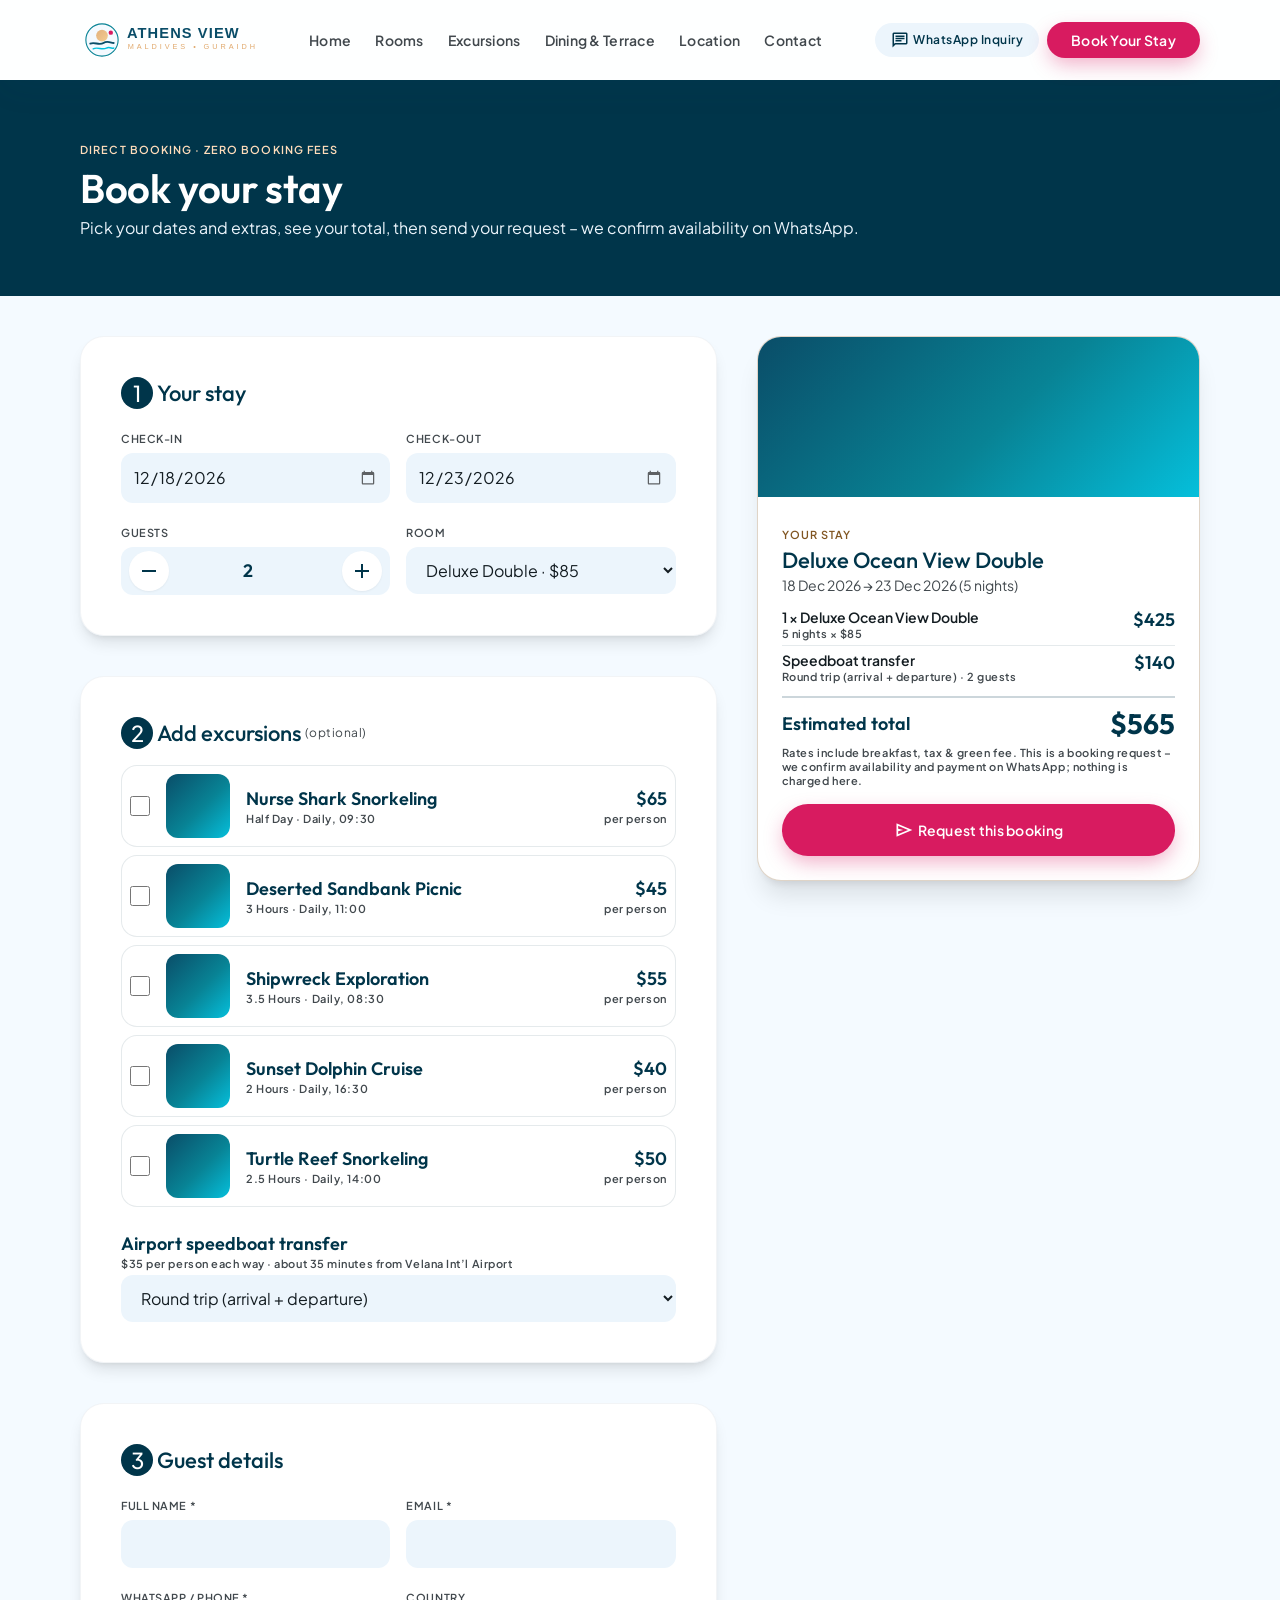
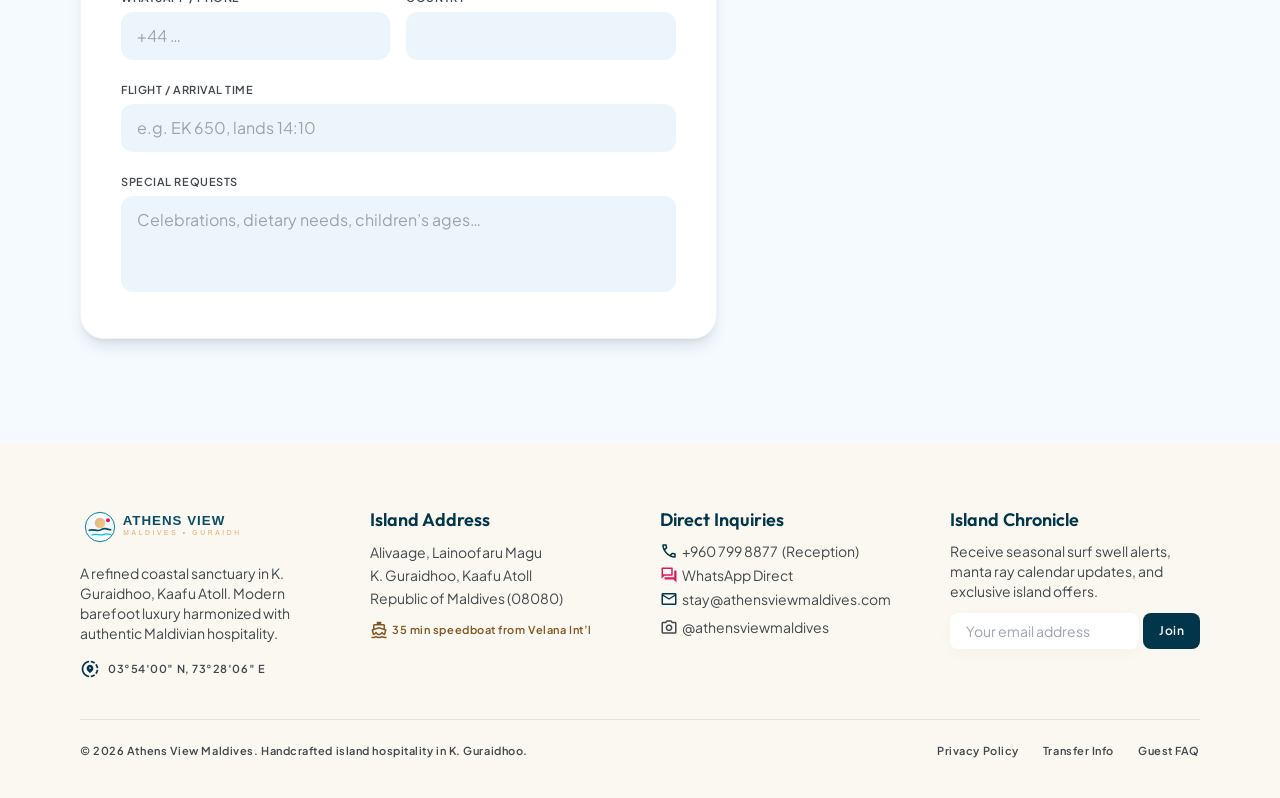
<file: booking.html>
<!DOCTYPE html>
<html lang="en" class="scroll-smooth">
<head>
<meta charset="utf-8"/>
<meta name="viewport" content="width=device-width, initial-scale=1"/>
<title>Book Your Stay | Athens View Maldives</title>
<meta name="description" content="Build your Athens View stay – choose dates, room, excursions and airport transfers, see a live total and send your booking request in one tap."/>
<meta name="theme-color" content="#0A4D68"/>
<meta property="og:type" content="website"/><meta property="og:title" content="Book Your Stay | Athens View Maldives"/><meta property="og:description" content="Build your Athens View stay – choose dates, room, excursions and airport transfers, see a live total and send your booking request in one tap."/>
<meta property="og:image" content="https://lh3.googleusercontent.com/aida-public/[base64]"/>
<link rel="icon" type="image/svg+xml" href="assets/img/logo.svg"/>
<link rel="preconnect" href="https://fonts.googleapis.com"/><link rel="preconnect" href="https://fonts.gstatic.com" crossorigin/>
<link href="https://fonts.googleapis.com/css2?family=Outfit:wght@400;500;600;700&family=Plus+Jakarta+Sans:wght@400;500;600;700&display=swap" rel="stylesheet"/>
<link href="https://fonts.googleapis.com/css2?family=Material+Symbols+Outlined:opsz,wght,FILL,GRAD@24,400,0..1,0&display=block" rel="stylesheet"/>
<link href="assets/css/tailwind.css" rel="stylesheet"/>
<link href="assets/css/site.css" rel="stylesheet"/>
</head>
<body class="bg-surface font-body-md text-body-md text-on-surface antialiased" data-page="booking">
<a href="#main" class="sr-only focus:not-sr-only focus:fixed focus:top-2 focus:left-2 focus:z-[100] focus:bg-primary focus:text-on-primary focus:px-4 focus:py-2 focus:rounded-full">Skip to content</a>
<header class="fixed top-0 inset-x-0 z-50 bg-surface-pure/90 backdrop-blur-xl shadow-[0_12px_32px_-4px_rgba(10,77,104,0.08)] transition-shadow">
<div class="h-16 lg:h-20 max-w-7xl mx-auto px-margin-mobile md:px-margin-tablet lg:px-margin flex items-center justify-between gap-gutter">
<a href="index.html" class="flex items-center shrink-0" aria-label="Athens View Maldives – home"><img src="assets/img/logo.svg" alt="Athens View Maldives" class="h-9 lg:h-11 w-auto" width="144" height="36"/></a>
<nav class="hidden lg:flex items-center gap-space-lg" aria-label="Main"><a data-nav="home" href="index.html" class="font-label-lg text-label-lg text-on-surface-variant hover:text-primary transition-colors py-space-xs">Home</a><a data-nav="rooms" href="rooms.html" class="font-label-lg text-label-lg text-on-surface-variant hover:text-primary transition-colors py-space-xs">Rooms</a><a data-nav="excursions" href="excursions.html" class="font-label-lg text-label-lg text-on-surface-variant hover:text-primary transition-colors py-space-xs">Excursions</a><a data-nav="dining" href="dining.html" class="font-label-lg text-label-lg text-on-surface-variant hover:text-primary transition-colors py-space-xs">Dining &amp; Terrace</a><a data-nav="location" href="location.html" class="font-label-lg text-label-lg text-on-surface-variant hover:text-primary transition-colors py-space-xs">Location</a><a data-nav="contact" href="contact.html" class="font-label-lg text-label-lg text-on-surface-variant hover:text-primary transition-colors py-space-xs">Contact</a></nav>
<div class="flex items-center gap-space-sm shrink-0">
<a href="https://wa.me/9607998877" data-wa-link target="_blank" rel="noopener" class="hidden xl:flex items-center gap-space-xs px-space-md py-space-sm rounded-full bg-surface-container-low text-primary hover:bg-primary hover:text-on-primary font-label-md text-label-md transition-all"><span class="material-symbols-outlined text-[18px]">chat</span><span>WhatsApp Inquiry</span></a>
<a href="booking.html" class="hidden sm:flex items-center justify-center px-space-lg py-space-sm rounded-full bg-bougainvillea-primary hover:bg-bougainvillea-vivid text-on-primary font-label-lg text-label-lg shadow-[0_8px_20px_-2px_rgba(216,27,96,0.35)] hover:-translate-y-0.5 transition-all">Book Your Stay</a>
<a href="tel:+9607998877" data-tel-link aria-label="Call reception" class="lg:hidden w-10 h-10 rounded-full bg-surface-container-low text-primary flex items-center justify-center"><span class="material-symbols-outlined text-[20px]">call</span></a>
<button id="menu-toggle" type="button" aria-label="Menu" aria-expanded="false" aria-controls="mobile-menu" class="lg:hidden w-10 h-10 rounded-full bg-surface-container-low text-primary flex items-center justify-center"><span class="material-symbols-outlined text-[22px]">menu</span></button>
</div></div>
<div id="mobile-menu" class="hidden lg:hidden border-t border-primary/10 bg-surface-pure"><div class="px-margin-mobile py-space-md space-y-1"><a data-nav="home" href="index.html" class="block px-space-md py-3 rounded-xl font-title-md text-title-md text-primary hover:bg-surface-container-low">Home</a><a data-nav="rooms" href="rooms.html" class="block px-space-md py-3 rounded-xl font-title-md text-title-md text-primary hover:bg-surface-container-low">Rooms</a><a data-nav="excursions" href="excursions.html" class="block px-space-md py-3 rounded-xl font-title-md text-title-md text-primary hover:bg-surface-container-low">Excursions</a><a data-nav="dining" href="dining.html" class="block px-space-md py-3 rounded-xl font-title-md text-title-md text-primary hover:bg-surface-container-low">Dining &amp; Terrace</a><a data-nav="location" href="location.html" class="block px-space-md py-3 rounded-xl font-title-md text-title-md text-primary hover:bg-surface-container-low">Location</a><a data-nav="contact" href="contact.html" class="block px-space-md py-3 rounded-xl font-title-md text-title-md text-primary hover:bg-surface-container-low">Contact</a>
<a href="booking.html" class="mt-space-sm flex justify-center px-space-lg py-3 rounded-full bg-bougainvillea-primary text-on-primary font-label-lg text-label-lg">Book Your Stay</a></div></div>
</header>
<main id="main" class="w-full pt-16 lg:pt-20"><section class="relative overflow-hidden bg-primary"><div class="max-w-7xl mx-auto px-margin-mobile md:px-margin-tablet lg:px-margin py-10 lg:py-14"><span class="font-label-sm text-label-sm text-secondary-fixed uppercase tracking-widest">Direct booking · zero booking fees</span><h1 class="mt-space-xs font-display-mobile md:font-headline-lg text-display-mobile md:text-headline-lg text-surface-pure">Book your stay</h1><p class="mt-1 font-body-md text-body-md text-surface-container-low">Pick your dates and extras, see your total, then send your request – we confirm availability on WhatsApp.</p></div></section>

<div id="booking-wrap" class="max-w-7xl mx-auto px-margin-mobile md:px-margin-tablet lg:px-margin py-space-xl w-full">
<form id="booking-form" class="grid grid-cols-1 lg:grid-cols-12 gap-space-xl items-start" novalidate>
  <div class="min-w-0 lg:col-span-7 flex flex-col gap-space-xl">
    <!-- 1 STAY -->
    <fieldset class="min-w-0 p-space-lg md:p-space-xl rounded-3xl bg-surface-pure shadow-lg border border-primary/5">
      <legend class="sr-only">Your stay</legend>
      <h2 class="font-headline-sm text-headline-sm text-primary flex items-center gap-space-xs"><span class="w-8 h-8 rounded-full bg-primary text-on-primary font-label-lg flex items-center justify-center">1</span>Your stay</h2>
      <div class="mt-space-md grid grid-cols-2 gap-space-md">
        <div><label for="b-in" class="font-label-sm text-label-sm uppercase tracking-wider text-on-surface-variant">Check-in</label><input id="b-in" name="checkin" type="date" required class="mt-1 w-full min-w-0 px-3 py-3 rounded-xl bg-surface-container-low outline-none focus:bg-surface-pure focus:ring-2 focus:ring-primary/30 font-body-sm"/></div>
        <div><label for="b-out" class="font-label-sm text-label-sm uppercase tracking-wider text-on-surface-variant">Check-out</label><input id="b-out" name="checkout" type="date" required class="mt-1 w-full min-w-0 px-3 py-3 rounded-xl bg-surface-container-low outline-none focus:bg-surface-pure focus:ring-2 focus:ring-primary/30 font-body-sm"/></div>
        <div><span class="font-label-sm text-label-sm uppercase tracking-wider text-on-surface-variant">Guests</span>
          <div class="mt-1 flex items-center justify-between rounded-xl bg-surface-container-low px-2 py-1"><button type="button" data-step="-1" aria-label="Fewer guests" class="w-10 h-10 rounded-full bg-surface-pure text-primary shadow-sm flex items-center justify-center"><span class="material-symbols-outlined">remove</span></button><input name="guests" type="number" min="1" max="8" value="2" aria-label="Number of guests" class="w-14 text-center bg-transparent outline-none font-title-md text-title-md text-primary"/><button type="button" data-step="1" aria-label="More guests" class="w-10 h-10 rounded-full bg-surface-pure text-primary shadow-sm flex items-center justify-center"><span class="material-symbols-outlined">add</span></button></div></div>
        <div><label for="b-room" class="font-label-sm text-label-sm uppercase tracking-wider text-on-surface-variant">Room</label><select id="b-room" name="room" class="mt-1 w-full px-space-md py-3 rounded-xl bg-surface-container-low outline-none focus:bg-surface-pure focus:ring-2 focus:ring-primary/30 font-body-sm"></select></div>
      </div>
      <p id="guest-warn" class="hidden mt-space-sm px-space-md py-space-xs rounded-xl bg-bougainvillea-primary/10 text-bougainvillea-primary font-label-md text-label-md" role="status"></p>
    </fieldset>
    <!-- 2 EXTRAS -->
    <fieldset class="min-w-0 p-space-lg md:p-space-xl rounded-3xl bg-surface-pure shadow-lg border border-primary/5">
      <legend class="sr-only">Excursions and transfers</legend>
      <h2 class="font-headline-sm text-headline-sm text-primary flex items-center gap-space-xs"><span class="w-8 h-8 rounded-full bg-primary text-on-primary font-label-lg flex items-center justify-center">2</span>Add excursions <span class="font-label-md text-label-md text-on-surface-variant font-normal">(optional)</span></h2>
      <div id="exc-list" class="mt-space-md grid grid-cols-1 gap-space-sm"></div>
      <div class="mt-space-lg"><label for="b-tr" class="font-title-md text-title-md text-primary">Airport speedboat transfer</label><p class="font-label-sm text-label-sm text-on-surface-variant">$35 per person each way · about 35 minutes from Velana Int’l Airport</p>
        <select id="b-tr" name="transfer" class="mt-1 w-full px-space-md py-3 rounded-xl bg-surface-container-low outline-none focus:bg-surface-pure focus:ring-2 focus:ring-primary/30 font-body-sm"><option value="both">Round trip (arrival + departure)</option><option value="arrival">Arrival only</option><option value="departure">Departure only</option><option value="none">I’ll arrange my own transfer</option></select></div>
    </fieldset>
    <!-- 3 DETAILS -->
    <fieldset class="min-w-0 p-space-lg md:p-space-xl rounded-3xl bg-surface-pure shadow-lg border border-primary/5">
      <legend class="sr-only">Guest details</legend>
      <h2 class="font-headline-sm text-headline-sm text-primary flex items-center gap-space-xs"><span class="w-8 h-8 rounded-full bg-primary text-on-primary font-label-lg flex items-center justify-center">3</span>Guest details</h2>
      <div class="mt-space-md grid md:grid-cols-2 gap-space-md">
        <div><label for="b-name" class="font-label-sm text-label-sm uppercase tracking-wider text-on-surface-variant">Full name *</label><input id="b-name" name="name" autocomplete="name" required class="mt-1 w-full px-space-md py-3 rounded-xl bg-surface-container-low outline-none focus:bg-surface-pure focus:ring-2 focus:ring-primary/30 font-body-sm"/></div>
        <div><label for="b-email" class="font-label-sm text-label-sm uppercase tracking-wider text-on-surface-variant">Email *</label><input id="b-email" name="email" type="email" autocomplete="email" required class="mt-1 w-full px-space-md py-3 rounded-xl bg-surface-container-low outline-none focus:bg-surface-pure focus:ring-2 focus:ring-primary/30 font-body-sm"/></div>
        <div><label for="b-phone" class="font-label-sm text-label-sm uppercase tracking-wider text-on-surface-variant">WhatsApp / phone *</label><input id="b-phone" name="phone" type="tel" autocomplete="tel" placeholder="+44 …" required class="mt-1 w-full px-space-md py-3 rounded-xl bg-surface-container-low outline-none focus:bg-surface-pure focus:ring-2 focus:ring-primary/30 font-body-sm"/></div>
        <div><label for="b-country" class="font-label-sm text-label-sm uppercase tracking-wider text-on-surface-variant">Country</label><input id="b-country" name="country" autocomplete="country-name" class="mt-1 w-full px-space-md py-3 rounded-xl bg-surface-container-low outline-none focus:bg-surface-pure focus:ring-2 focus:ring-primary/30 font-body-sm"/></div>
        <div class="md:col-span-2"><label for="b-arr" class="font-label-sm text-label-sm uppercase tracking-wider text-on-surface-variant">Flight / arrival time</label><input id="b-arr" name="arrival" placeholder="e.g. EK 650, lands 14:10" class="mt-1 w-full px-space-md py-3 rounded-xl bg-surface-container-low outline-none focus:bg-surface-pure focus:ring-2 focus:ring-primary/30 font-body-sm"/></div>
        <div class="md:col-span-2"><label for="b-notes" class="font-label-sm text-label-sm uppercase tracking-wider text-on-surface-variant">Special requests</label><textarea id="b-notes" name="notes" rows="3" placeholder="Celebrations, dietary needs, children’s ages…" class="mt-1 w-full px-space-md py-3 rounded-xl bg-surface-container-low outline-none focus:bg-surface-pure focus:ring-2 focus:ring-primary/30 font-body-sm resize-none"></textarea></div>
      </div>
    </fieldset>
  </div>

  <!-- SUMMARY -->
  <aside class="min-w-0 lg:col-span-5 lg:sticky lg:top-28" aria-label="Booking summary">
    <div class="rounded-3xl bg-surface-pure shadow-xl border border-secondary/25 overflow-hidden">
      <img id="sum-img" alt="" class="w-full h-40 object-cover bg-primary/10" src="assets/img/logo.svg"/>
      <div class="p-space-lg">
        <span class="font-label-sm text-label-sm text-secondary uppercase tracking-widest">Your stay</span>
        <h2 id="sum-room" class="font-headline-sm text-headline-sm text-primary">Room</h2>
        <p id="sum-dates" class="font-body-sm text-body-sm text-on-surface-variant"></p>
        <ul id="sum-lines" class="mt-space-sm divide-y divide-primary/10"></ul>
        <div class="mt-space-sm pt-space-sm border-t-2 border-primary/20 flex items-center justify-between"><span class="font-title-md text-title-md text-primary">Estimated total</span><span id="sum-total" class="font-headline-md text-headline-md text-primary font-bold">$0</span></div>
        <p class="mt-1 font-label-sm text-label-sm text-on-surface-variant">Rates include breakfast, tax &amp; green fee. This is a booking request – we confirm availability and payment on WhatsApp; nothing is charged here.</p>
        <button type="submit" class="mt-space-md w-full py-4 rounded-full bg-bougainvillea-primary hover:bg-bougainvillea-vivid text-on-primary font-label-lg text-label-lg shadow-[0_8px_20px_-2px_rgba(216,27,96,0.35)] hover:-translate-y-0.5 transition-all inline-flex items-center justify-center gap-1"><span class="material-symbols-outlined text-[20px]">send</span>Request this booking</button>
      </div>
    </div>
  </aside>
</form>
</div>

<!-- CONFIRMATION -->
<div id="confirmation" class="hidden max-w-3xl mx-auto px-margin-mobile py-space-xl w-full" aria-live="polite">
  <div class="rounded-3xl bg-surface-pure shadow-xl border border-secondary/25 p-space-lg md:p-space-xl text-center">
    <div class="mx-auto w-16 h-16 rounded-full bg-lagoon-cyan/15 text-lagoon-cyan flex items-center justify-center"><span class="material-symbols-outlined icon-fill text-[40px]">check_circle</span></div>
    <h2 class="mt-space-sm font-headline-md text-headline-md text-primary">Your request is ready!</h2>
    <p class="font-body-md text-body-md text-on-surface-variant">Reference <b id="conf-ref" class="text-primary"></b>. <b>One last step:</b> send it to our reception so we can confirm your dates.</p>
    <div class="mt-space-md flex flex-wrap justify-center gap-space-sm no-print">
      <a id="conf-wa" target="_blank" rel="noopener" href="#" class="px-space-lg py-3 rounded-full bg-bougainvillea-primary hover:bg-bougainvillea-vivid text-on-primary font-label-lg text-label-lg shadow-md inline-flex items-center gap-1"><span class="material-symbols-outlined text-[18px]">chat</span>Send via WhatsApp</a>
      <a id="conf-mail" href="#" class="px-space-lg py-3 rounded-full border-[1.5px] border-primary text-primary font-label-lg text-label-lg inline-flex items-center gap-1"><span class="material-symbols-outlined text-[18px]">mail</span>Send by email</a>
      <button id="conf-copy" type="button" class="px-space-lg py-3 rounded-full bg-surface-container-low text-primary font-label-lg text-label-lg inline-flex items-center gap-1"><span class="material-symbols-outlined text-[18px]">content_copy</span>Copy</button>
      <button type="button" onclick="window.print()" class="px-space-lg py-3 rounded-full bg-surface-container-low text-primary font-label-lg text-label-lg inline-flex items-center gap-1"><span class="material-symbols-outlined text-[18px]">print</span>Print</button>
    </div>
    <pre id="conf-text" class="mt-space-md text-left whitespace-pre-wrap break-words p-space-md rounded-2xl bg-sand-whisper font-body-sm text-body-sm text-on-surface"></pre>
    <button id="conf-new" type="button" class="mt-space-md text-primary font-label-lg text-label-lg hover:text-bougainvillea-primary no-print">← Edit my booking</button>
  </div>
</div>

<!-- mobile sticky total -->
<div class="lg:hidden fixed bottom-16 inset-x-0 z-30 px-margin-mobile pb-2 pointer-events-none no-print"><div class="pointer-events-auto flex items-center justify-between rounded-full bg-primary text-on-primary pl-space-lg pr-2 py-2 shadow-xl"><span class="font-label-md text-label-md">Total <b id="sum-total-mobile" class="font-title-md text-title-md ml-1">$0</b></span><button type="submit" form="booking-form" class="px-space-lg py-2.5 rounded-full bg-bougainvillea-primary font-label-lg text-label-lg">Request booking</button></div></div>
</main><footer class="w-full bg-sand-whisper text-on-surface mt-space-2xl pt-space-2xl pb-space-xl"><div class="max-w-7xl mx-auto px-margin-mobile md:px-margin-tablet lg:px-margin">
<div class="grid grid-cols-1 md:grid-cols-2 lg:grid-cols-4 gap-space-xl pb-space-xl">
<div class="flex flex-col gap-space-md"><img src="assets/img/logo.svg" alt="Athens View Maldives" class="h-10 w-auto self-start"/>
<p class="font-body-sm text-body-sm text-on-surface-variant">A refined coastal sanctuary in K. Guraidhoo, Kaafu Atoll. Modern barefoot luxury harmonized with authentic Maldivian hospitality.</p>
<div class="flex items-center gap-space-sm"><span class="material-symbols-outlined text-primary text-[20px]">share_location</span><span class="font-label-sm text-label-sm text-on-surface-variant">03°54′00″ N, 73°28′06″ E</span></div></div>
<div class="flex flex-col gap-space-sm"><span class="font-title-md text-title-md text-primary">Island Address</span>
<p class="font-body-sm text-body-sm text-on-surface-variant leading-relaxed">Alivaage, Lainoofaru Magu<br/>K. Guraidhoo, Kaafu Atoll<br/>Republic of Maldives (08080)</p>
<div class="flex items-center gap-space-xs pt-space-xs text-secondary"><span class="material-symbols-outlined text-[18px]">directions_boat</span><span class="font-label-sm text-label-sm">35 min speedboat from Velana Int’l</span></div></div>
<div class="flex flex-col gap-space-sm"><span class="font-title-md text-title-md text-primary">Direct Inquiries</span>
<div class="flex flex-col gap-space-xs">
<a data-tel-link href="tel:+9607998877" class="flex items-center gap-space-xs font-body-sm text-body-sm text-on-surface-variant hover:text-primary"><span class="material-symbols-outlined text-[18px] text-tertiary">call</span><span data-phone>+960 799 8877</span> (Reception)</a>
<a data-wa-link href="https://wa.me/9607998877" target="_blank" rel="noopener" class="flex items-center gap-space-xs font-body-sm text-body-sm text-on-surface-variant hover:text-primary"><span class="material-symbols-outlined text-[18px] text-bougainvillea-primary">forum</span><span>WhatsApp Direct</span></a>
<a data-mail-link href="mailto:stay@athensviewmaldives.com" class="flex items-center gap-space-xs font-body-sm text-body-sm text-on-surface-variant hover:text-primary"><span class="material-symbols-outlined text-[18px] text-primary">mail</span><span data-email>stay@athensviewmaldives.com</span></a>
<a data-ig-link href="https://instagram.com/athensviewmaldives" target="_blank" rel="noopener" class="flex items-center gap-space-xs font-body-sm text-body-sm text-on-surface-variant hover:text-bougainvillea-primary pt-space-xs"><span class="material-symbols-outlined text-[18px]">photo_camera</span><span>@athensviewmaldives</span></a></div></div>
<div class="flex flex-col gap-space-sm"><span class="font-title-md text-title-md text-primary">Island Chronicle</span>
<p class="font-body-sm text-body-sm text-on-surface-variant">Receive seasonal surf swell alerts, manta ray calendar updates, and exclusive island offers.</p>
<form data-newsletter class="flex flex-col sm:flex-row items-stretch gap-space-xs pt-space-xs" novalidate>
<label class="sr-only" for="nl-email">Your email address</label>
<input id="nl-email" type="email" required placeholder="Your email address" class="w-full px-space-md py-space-sm rounded-lg bg-surface-pure text-on-surface font-body-sm text-body-sm outline-none focus:ring-2 focus:ring-primary-container shadow-[0_4px_16px_-2px_rgba(10,77,104,0.04)]"/>
<button class="px-space-md py-space-sm rounded-lg bg-primary hover:bg-primary-container text-on-primary font-label-md text-label-md transition-all shrink-0">Join</button></form></div></div>
<div class="pt-space-lg border-t border-primary/10 flex flex-col sm:flex-row items-center justify-between gap-space-md font-label-sm text-label-sm text-on-surface-variant">
<p>© <span data-year>2026</span> Athens View Maldives. Handcrafted island hospitality in K. Guraidhoo.</p>
<div class="flex items-center gap-space-lg"><a class="hover:text-primary" href="privacy.html">Privacy Policy</a><a class="hover:text-primary" href="location.html#getting-here">Transfer Info</a><a class="hover:text-primary" href="contact.html#faq">Guest FAQ</a></div></div>
</div></footer>
<nav class="bottom-nav lg:hidden fixed bottom-0 inset-x-0 z-40 h-16 bg-surface-pure/95 backdrop-blur-xl shadow-[0_-4px_24px_rgba(10,77,104,0.08)] flex items-center justify-around px-margin-mobile" aria-label="App navigation">
<a data-bnav="home" href="index.html" class="flex flex-col items-center gap-0.5 text-on-surface-variant hover:text-primary px-2"><span class="material-symbols-outlined text-[22px]">home</span><span class="font-label-sm text-label-sm">Home</span></a><a data-bnav="rooms" href="rooms.html" class="flex flex-col items-center gap-0.5 text-on-surface-variant hover:text-primary px-2"><span class="material-symbols-outlined text-[22px]">bed</span><span class="font-label-sm text-label-sm">Rooms</span></a><a data-bnav="excursions" href="excursions.html" class="flex flex-col items-center gap-0.5 text-on-surface-variant hover:text-primary px-2"><span class="material-symbols-outlined text-[22px]">scuba_diving</span><span class="font-label-sm text-label-sm">Excursions</span></a>
<a href="https://wa.me/9607998877" data-wa-link target="_blank" rel="noopener" class="flex flex-col items-center gap-0.5 text-on-surface-variant hover:text-primary px-2"><span class="material-symbols-outlined text-[22px]">chat</span><span class="font-label-sm text-label-sm">WhatsApp</span></a>
<a data-bnav="booking" href="booking.html" class="flex items-center gap-1 whitespace-nowrap px-space-md py-2.5 rounded-full bg-bougainvillea-primary text-on-primary font-label-lg text-label-lg shadow-[0_8px_20px_-2px_rgba(216,27,96,0.35)]"><span class="material-symbols-outlined text-[18px]">calendar_month</span>Book</a>
</nav>

<script src="assets/js/data.js"></script><script src="assets/js/app.js"></script><script src="assets/js/booking.js"></script>
<script src="assets/js/contact-links.js"></script>
</body></html>
</file>
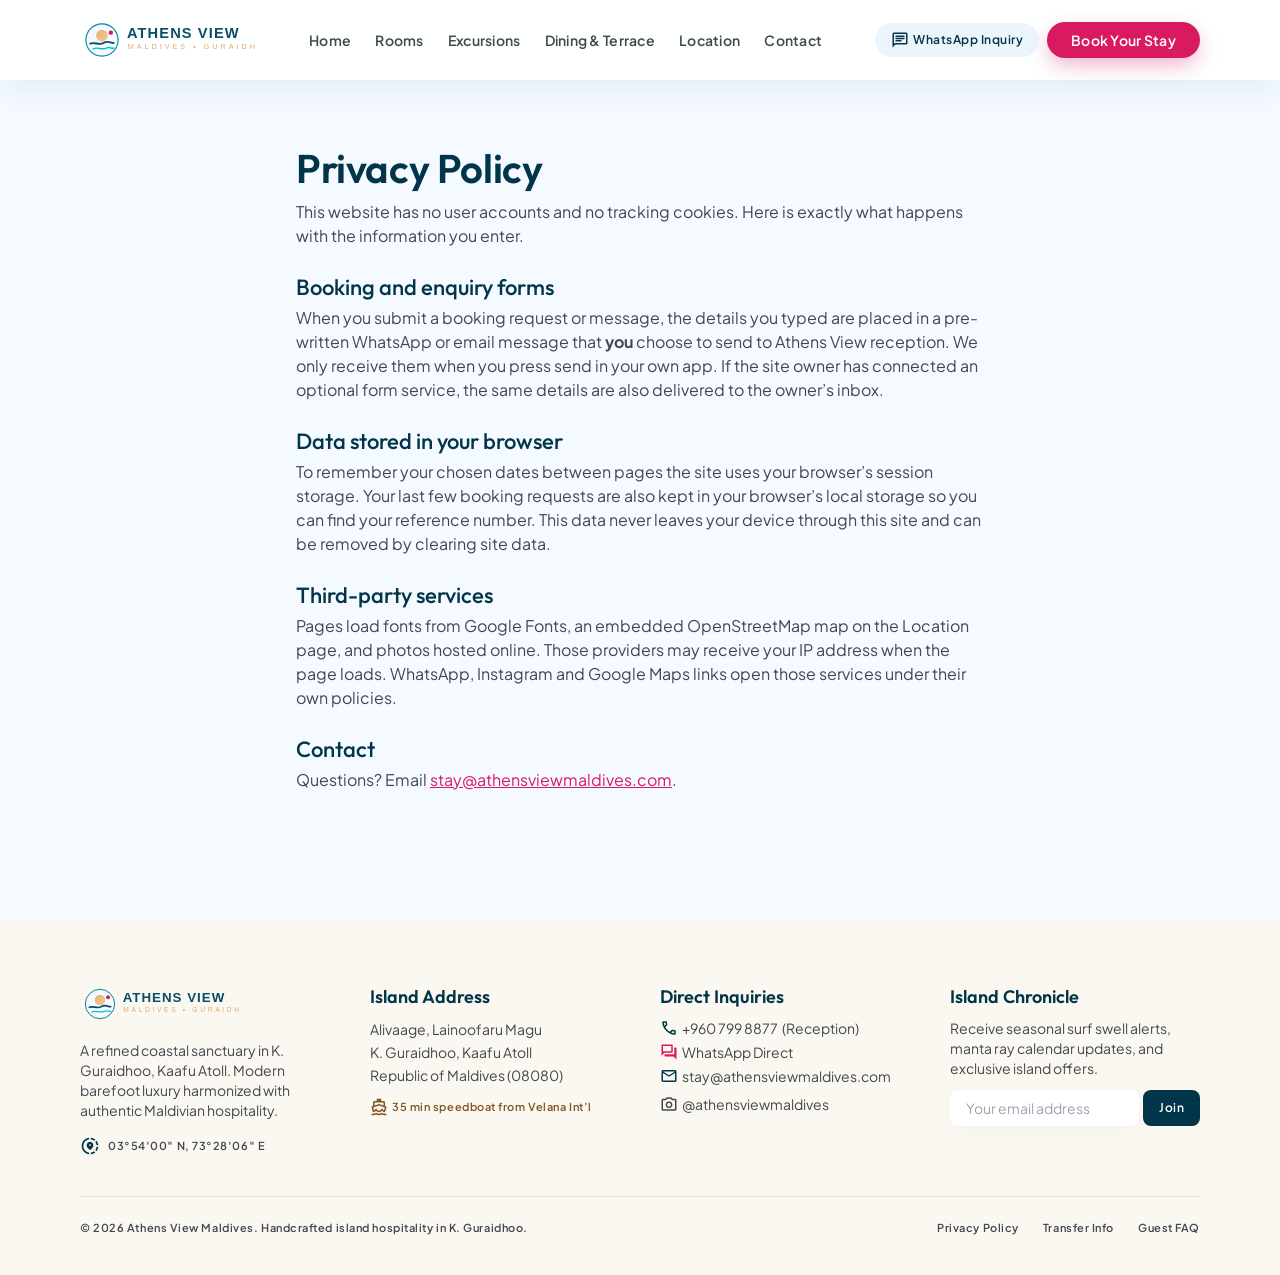
<file: privacy.html>
<!DOCTYPE html>
<html lang="en" class="scroll-smooth">
<head>
<meta charset="utf-8"/>
<meta name="viewport" content="width=device-width, initial-scale=1"/>
<title>Privacy Policy | Athens View Maldives</title>
<meta name="description" content="How Athens View Maldives handles information you share through this website."/>
<meta name="theme-color" content="#0A4D68"/>
<meta property="og:type" content="website"/><meta property="og:title" content="Privacy Policy | Athens View Maldives"/><meta property="og:description" content="How Athens View Maldives handles information you share through this website."/>
<meta property="og:image" content="https://lh3.googleusercontent.com/aida-public/[base64]"/>
<link rel="icon" type="image/svg+xml" href="assets/img/logo.svg"/>
<link rel="preconnect" href="https://fonts.googleapis.com"/><link rel="preconnect" href="https://fonts.gstatic.com" crossorigin/>
<link href="https://fonts.googleapis.com/css2?family=Outfit:wght@400;500;600;700&family=Plus+Jakarta+Sans:wght@400;500;600;700&display=swap" rel="stylesheet"/>
<link href="https://fonts.googleapis.com/css2?family=Material+Symbols+Outlined:opsz,wght,FILL,GRAD@24,400,0..1,0&display=block" rel="stylesheet"/>
<link href="assets/css/tailwind.css" rel="stylesheet"/>
<link href="assets/css/site.css" rel="stylesheet"/>
</head>
<body class="bg-surface font-body-md text-body-md text-on-surface antialiased" data-page="privacy">
<a href="#main" class="sr-only focus:not-sr-only focus:fixed focus:top-2 focus:left-2 focus:z-[100] focus:bg-primary focus:text-on-primary focus:px-4 focus:py-2 focus:rounded-full">Skip to content</a>
<header class="fixed top-0 inset-x-0 z-50 bg-surface-pure/90 backdrop-blur-xl shadow-[0_12px_32px_-4px_rgba(10,77,104,0.08)] transition-shadow">
<div class="h-16 lg:h-20 max-w-7xl mx-auto px-margin-mobile md:px-margin-tablet lg:px-margin flex items-center justify-between gap-gutter">
<a href="index.html" class="flex items-center shrink-0" aria-label="Athens View Maldives – home"><img src="assets/img/logo.svg" alt="Athens View Maldives" class="h-9 lg:h-11 w-auto" width="144" height="36"/></a>
<nav class="hidden lg:flex items-center gap-space-lg" aria-label="Main"><a data-nav="home" href="index.html" class="font-label-lg text-label-lg text-on-surface-variant hover:text-primary transition-colors py-space-xs">Home</a><a data-nav="rooms" href="rooms.html" class="font-label-lg text-label-lg text-on-surface-variant hover:text-primary transition-colors py-space-xs">Rooms</a><a data-nav="excursions" href="excursions.html" class="font-label-lg text-label-lg text-on-surface-variant hover:text-primary transition-colors py-space-xs">Excursions</a><a data-nav="dining" href="dining.html" class="font-label-lg text-label-lg text-on-surface-variant hover:text-primary transition-colors py-space-xs">Dining &amp; Terrace</a><a data-nav="location" href="location.html" class="font-label-lg text-label-lg text-on-surface-variant hover:text-primary transition-colors py-space-xs">Location</a><a data-nav="contact" href="contact.html" class="font-label-lg text-label-lg text-on-surface-variant hover:text-primary transition-colors py-space-xs">Contact</a></nav>
<div class="flex items-center gap-space-sm shrink-0">
<a href="https://wa.me/9607998877" data-wa-link target="_blank" rel="noopener" class="hidden xl:flex items-center gap-space-xs px-space-md py-space-sm rounded-full bg-surface-container-low text-primary hover:bg-primary hover:text-on-primary font-label-md text-label-md transition-all"><span class="material-symbols-outlined text-[18px]">chat</span><span>WhatsApp Inquiry</span></a>
<a href="booking.html" class="hidden sm:flex items-center justify-center px-space-lg py-space-sm rounded-full bg-bougainvillea-primary hover:bg-bougainvillea-vivid text-on-primary font-label-lg text-label-lg shadow-[0_8px_20px_-2px_rgba(216,27,96,0.35)] hover:-translate-y-0.5 transition-all">Book Your Stay</a>
<a href="tel:+9607998877" data-tel-link aria-label="Call reception" class="lg:hidden w-10 h-10 rounded-full bg-surface-container-low text-primary flex items-center justify-center"><span class="material-symbols-outlined text-[20px]">call</span></a>
<button id="menu-toggle" type="button" aria-label="Menu" aria-expanded="false" aria-controls="mobile-menu" class="lg:hidden w-10 h-10 rounded-full bg-surface-container-low text-primary flex items-center justify-center"><span class="material-symbols-outlined text-[22px]">menu</span></button>
</div></div>
<div id="mobile-menu" class="hidden lg:hidden border-t border-primary/10 bg-surface-pure"><div class="px-margin-mobile py-space-md space-y-1"><a data-nav="home" href="index.html" class="block px-space-md py-3 rounded-xl font-title-md text-title-md text-primary hover:bg-surface-container-low">Home</a><a data-nav="rooms" href="rooms.html" class="block px-space-md py-3 rounded-xl font-title-md text-title-md text-primary hover:bg-surface-container-low">Rooms</a><a data-nav="excursions" href="excursions.html" class="block px-space-md py-3 rounded-xl font-title-md text-title-md text-primary hover:bg-surface-container-low">Excursions</a><a data-nav="dining" href="dining.html" class="block px-space-md py-3 rounded-xl font-title-md text-title-md text-primary hover:bg-surface-container-low">Dining &amp; Terrace</a><a data-nav="location" href="location.html" class="block px-space-md py-3 rounded-xl font-title-md text-title-md text-primary hover:bg-surface-container-low">Location</a><a data-nav="contact" href="contact.html" class="block px-space-md py-3 rounded-xl font-title-md text-title-md text-primary hover:bg-surface-container-low">Contact</a>
<a href="booking.html" class="mt-space-sm flex justify-center px-space-lg py-3 rounded-full bg-bougainvillea-primary text-on-primary font-label-lg text-label-lg">Book Your Stay</a></div></div>
</header>
<main id="main" class="w-full pt-16 lg:pt-20"><section class="max-w-3xl mx-auto px-margin-mobile md:px-margin-tablet py-space-2xl w-full">
<h1 class="font-headline-lg-mobile md:font-headline-lg text-headline-lg-mobile md:text-headline-lg text-primary">Privacy Policy</h1>
<p class="mt-space-sm font-body-md text-body-md text-on-surface-variant">This website has no user accounts and no tracking cookies. Here is exactly what happens with the information you enter.</p>
<h2 class="mt-space-lg font-headline-sm text-headline-sm text-primary">Booking and enquiry forms</h2>
<p class="mt-1 font-body-md text-body-md text-on-surface-variant">When you submit a booking request or message, the details you typed are placed in a pre-written WhatsApp or email message that <b>you</b> choose to send to Athens View reception. We only receive them when you press send in your own app. If the site owner has connected an optional form service, the same details are also delivered to the owner’s inbox.</p>
<h2 class="mt-space-lg font-headline-sm text-headline-sm text-primary">Data stored in your browser</h2>
<p class="mt-1 font-body-md text-body-md text-on-surface-variant">To remember your chosen dates between pages the site uses your browser’s session storage. Your last few booking requests are also kept in your browser’s local storage so you can find your reference number. This data never leaves your device through this site and can be removed by clearing site data.</p>
<h2 class="mt-space-lg font-headline-sm text-headline-sm text-primary">Third-party services</h2>
<p class="mt-1 font-body-md text-body-md text-on-surface-variant">Pages load fonts from Google Fonts, an embedded OpenStreetMap map on the Location page, and photos hosted online. Those providers may receive your IP address when the page loads. WhatsApp, Instagram and Google Maps links open those services under their own policies.</p>
<h2 class="mt-space-lg font-headline-sm text-headline-sm text-primary">Contact</h2>
<p class="mt-1 font-body-md text-body-md text-on-surface-variant">Questions? Email <a data-mail-link href="#" class="text-bougainvillea-primary underline" data-email>stay@athensviewmaldives.com</a>.</p>
</section>
</main><footer class="w-full bg-sand-whisper text-on-surface mt-space-2xl pt-space-2xl pb-space-xl"><div class="max-w-7xl mx-auto px-margin-mobile md:px-margin-tablet lg:px-margin">
<div class="grid grid-cols-1 md:grid-cols-2 lg:grid-cols-4 gap-space-xl pb-space-xl">
<div class="flex flex-col gap-space-md"><img src="assets/img/logo.svg" alt="Athens View Maldives" class="h-10 w-auto self-start"/>
<p class="font-body-sm text-body-sm text-on-surface-variant">A refined coastal sanctuary in K. Guraidhoo, Kaafu Atoll. Modern barefoot luxury harmonized with authentic Maldivian hospitality.</p>
<div class="flex items-center gap-space-sm"><span class="material-symbols-outlined text-primary text-[20px]">share_location</span><span class="font-label-sm text-label-sm text-on-surface-variant">03°54′00″ N, 73°28′06″ E</span></div></div>
<div class="flex flex-col gap-space-sm"><span class="font-title-md text-title-md text-primary">Island Address</span>
<p class="font-body-sm text-body-sm text-on-surface-variant leading-relaxed">Alivaage, Lainoofaru Magu<br/>K. Guraidhoo, Kaafu Atoll<br/>Republic of Maldives (08080)</p>
<div class="flex items-center gap-space-xs pt-space-xs text-secondary"><span class="material-symbols-outlined text-[18px]">directions_boat</span><span class="font-label-sm text-label-sm">35 min speedboat from Velana Int’l</span></div></div>
<div class="flex flex-col gap-space-sm"><span class="font-title-md text-title-md text-primary">Direct Inquiries</span>
<div class="flex flex-col gap-space-xs">
<a data-tel-link href="tel:+9607998877" class="flex items-center gap-space-xs font-body-sm text-body-sm text-on-surface-variant hover:text-primary"><span class="material-symbols-outlined text-[18px] text-tertiary">call</span><span data-phone>+960 799 8877</span> (Reception)</a>
<a data-wa-link href="https://wa.me/9607998877" target="_blank" rel="noopener" class="flex items-center gap-space-xs font-body-sm text-body-sm text-on-surface-variant hover:text-primary"><span class="material-symbols-outlined text-[18px] text-bougainvillea-primary">forum</span><span>WhatsApp Direct</span></a>
<a data-mail-link href="mailto:stay@athensviewmaldives.com" class="flex items-center gap-space-xs font-body-sm text-body-sm text-on-surface-variant hover:text-primary"><span class="material-symbols-outlined text-[18px] text-primary">mail</span><span data-email>stay@athensviewmaldives.com</span></a>
<a data-ig-link href="https://instagram.com/athensviewmaldives" target="_blank" rel="noopener" class="flex items-center gap-space-xs font-body-sm text-body-sm text-on-surface-variant hover:text-bougainvillea-primary pt-space-xs"><span class="material-symbols-outlined text-[18px]">photo_camera</span><span>@athensviewmaldives</span></a></div></div>
<div class="flex flex-col gap-space-sm"><span class="font-title-md text-title-md text-primary">Island Chronicle</span>
<p class="font-body-sm text-body-sm text-on-surface-variant">Receive seasonal surf swell alerts, manta ray calendar updates, and exclusive island offers.</p>
<form data-newsletter class="flex flex-col sm:flex-row items-stretch gap-space-xs pt-space-xs" novalidate>
<label class="sr-only" for="nl-email">Your email address</label>
<input id="nl-email" type="email" required placeholder="Your email address" class="w-full px-space-md py-space-sm rounded-lg bg-surface-pure text-on-surface font-body-sm text-body-sm outline-none focus:ring-2 focus:ring-primary-container shadow-[0_4px_16px_-2px_rgba(10,77,104,0.04)]"/>
<button class="px-space-md py-space-sm rounded-lg bg-primary hover:bg-primary-container text-on-primary font-label-md text-label-md transition-all shrink-0">Join</button></form></div></div>
<div class="pt-space-lg border-t border-primary/10 flex flex-col sm:flex-row items-center justify-between gap-space-md font-label-sm text-label-sm text-on-surface-variant">
<p>© <span data-year>2026</span> Athens View Maldives. Handcrafted island hospitality in K. Guraidhoo.</p>
<div class="flex items-center gap-space-lg"><a class="hover:text-primary" href="privacy.html">Privacy Policy</a><a class="hover:text-primary" href="location.html#getting-here">Transfer Info</a><a class="hover:text-primary" href="contact.html#faq">Guest FAQ</a></div></div>
</div></footer>
<nav class="bottom-nav lg:hidden fixed bottom-0 inset-x-0 z-40 h-16 bg-surface-pure/95 backdrop-blur-xl shadow-[0_-4px_24px_rgba(10,77,104,0.08)] flex items-center justify-around px-margin-mobile" aria-label="App navigation">
<a data-bnav="home" href="index.html" class="flex flex-col items-center gap-0.5 text-on-surface-variant hover:text-primary px-2"><span class="material-symbols-outlined text-[22px]">home</span><span class="font-label-sm text-label-sm">Home</span></a><a data-bnav="rooms" href="rooms.html" class="flex flex-col items-center gap-0.5 text-on-surface-variant hover:text-primary px-2"><span class="material-symbols-outlined text-[22px]">bed</span><span class="font-label-sm text-label-sm">Rooms</span></a><a data-bnav="excursions" href="excursions.html" class="flex flex-col items-center gap-0.5 text-on-surface-variant hover:text-primary px-2"><span class="material-symbols-outlined text-[22px]">scuba_diving</span><span class="font-label-sm text-label-sm">Excursions</span></a>
<a href="https://wa.me/9607998877" data-wa-link target="_blank" rel="noopener" class="flex flex-col items-center gap-0.5 text-on-surface-variant hover:text-primary px-2"><span class="material-symbols-outlined text-[22px]">chat</span><span class="font-label-sm text-label-sm">WhatsApp</span></a>
<a data-bnav="booking" href="booking.html" class="flex items-center gap-1 whitespace-nowrap px-space-md py-2.5 rounded-full bg-bougainvillea-primary text-on-primary font-label-lg text-label-lg shadow-[0_8px_20px_-2px_rgba(216,27,96,0.35)]"><span class="material-symbols-outlined text-[18px]">calendar_month</span>Book</a>
</nav>

<script src="assets/js/data.js"></script><script src="assets/js/app.js"></script>
<script src="assets/js/contact-links.js"></script>
</body></html>
</file>
<file: assets/css/site.css>
/* Athens View Maldives – custom styles layered on top of the compiled Tailwind file */
html { scroll-behavior: smooth; }
body { overscroll-behavior-y: none; -webkit-tap-highlight-color: transparent; }
.material-symbols-outlined {
  font-family: 'Material Symbols Outlined';
  font-weight: normal; font-style: normal; line-height: 1; letter-spacing: normal;
  text-transform: none; display: inline-block; white-space: nowrap; word-wrap: normal;
  direction: ltr; -webkit-font-smoothing: antialiased;
  font-variation-settings: 'FILL' 0, 'wght' 400, 'GRAD' 0, 'opsz' 24;
}
.icon-fill { font-variation-settings: 'FILL' 1, 'wght' 400, 'GRAD' 0, 'opsz' 24; }

/* keep content clear of the fixed mobile bottom nav */
@media (max-width: 1023px) { body { padding-bottom: 4rem; } }

/* focus ring that matches the design system */
:where(a, button, input, select, textarea, summary):focus-visible {
  outline: 3px solid rgba(8,131,149,.45); outline-offset: 2px; border-radius: 12px;
}

/* swipeable carousel (mobile rooms) */
.snap-row { display: flex; gap: 1rem; overflow-x: auto; scroll-snap-type: x mandatory;
  padding-inline: 1.25rem; scroll-padding-inline: 1.25rem; margin-inline: -1.25rem;
  -webkit-overflow-scrolling: touch; scrollbar-width: none; }
.snap-row::-webkit-scrollbar { display: none; }
.snap-row > * { scroll-snap-align: start; flex: 0 0 85%; }
@media (min-width: 768px) { .snap-row { display: grid; grid-template-columns: repeat(2, minmax(0,1fr)); overflow: visible; margin-inline: 0; padding-inline: 0; }
  .snap-row > * { flex: none; } }

/* scroll reveal */
.reveal { opacity: 0; transform: translateY(18px); transition: opacity .7s ease, transform .7s ease; }
.reveal.in { opacity: 1; transform: none; }
@media (prefers-reduced-motion: reduce) { .reveal { opacity: 1; transform: none; transition: none; } html { scroll-behavior: auto; } }

/* image fallback if a remote photo cannot load */
.img-fallback { background: linear-gradient(135deg, #0A4D68 0%, #088395 55%, #05BFDB 100%) !important; }

/* modal */
.av-modal { position: fixed; inset: 0; z-index: 80; display: none; align-items: flex-end; justify-content: center; padding: 0; background: rgba(0,30,44,.55); backdrop-filter: blur(4px); }
.av-modal.open { display: flex; }
.av-modal .sheet { width: 100%; max-width: 56rem; max-height: 92vh; overflow-y: auto; background: #fff; border-radius: 1.5rem 1.5rem 0 0;
  box-shadow: 0 20px 48px rgba(10,77,104,.18); border: 1px solid rgba(224,169,109,.25); animation: sheetUp .28s ease both; }
@media (min-width: 768px) { .av-modal { align-items: center; padding: 1.5rem; } .av-modal .sheet { border-radius: 1.5rem; } }
@keyframes sheetUp { from { transform: translateY(24px); opacity: 0; } to { transform: none; opacity: 1; } }

/* toast */
#av-toast { position: fixed; left: 50%; bottom: 5.5rem; transform: translate(-50%, 20px); z-index: 90; opacity: 0; pointer-events: none;
  background: #00354a; color: #fff; padding: .75rem 1.25rem; border-radius: 9999px; font-size: .875rem; box-shadow: 0 12px 32px -4px rgba(10,77,104,.35);
  transition: opacity .25s ease, transform .25s ease; max-width: calc(100vw - 2rem); text-align: center; }
#av-toast.show { opacity: 1; transform: translate(-50%, 0); }
@media (min-width: 1024px) { #av-toast { bottom: 2rem; } }

/* accordion */
details.av-acc > summary { list-style: none; cursor: pointer; }
details.av-acc > summary::-webkit-details-marker { display: none; }
details.av-acc[open] .acc-chevron { transform: rotate(180deg); }
.acc-chevron { transition: transform .2s ease; }

/* chips */
.chip { transition: all .2s ease; }
.chip[aria-pressed="true"] { background: #0A4D68; color: #fff; border-color: #0A4D68; }

/* custom date input polish */
input[type="date"] { min-height: 2.9rem; }
input[type="date"]::-webkit-calendar-picker-indicator { opacity: .6; cursor: pointer; }

/* print: booking confirmation only */
@media print {
  header, footer, nav.bottom-nav, .no-print, #av-toast { display: none !important; }
  body { padding: 0 !important; background: #fff !important; }
  #confirmation { box-shadow: none !important; }
}

/* the design uses a hidden scrollbar */
::-webkit-scrollbar { width: 0; height: 0; }
</file>
